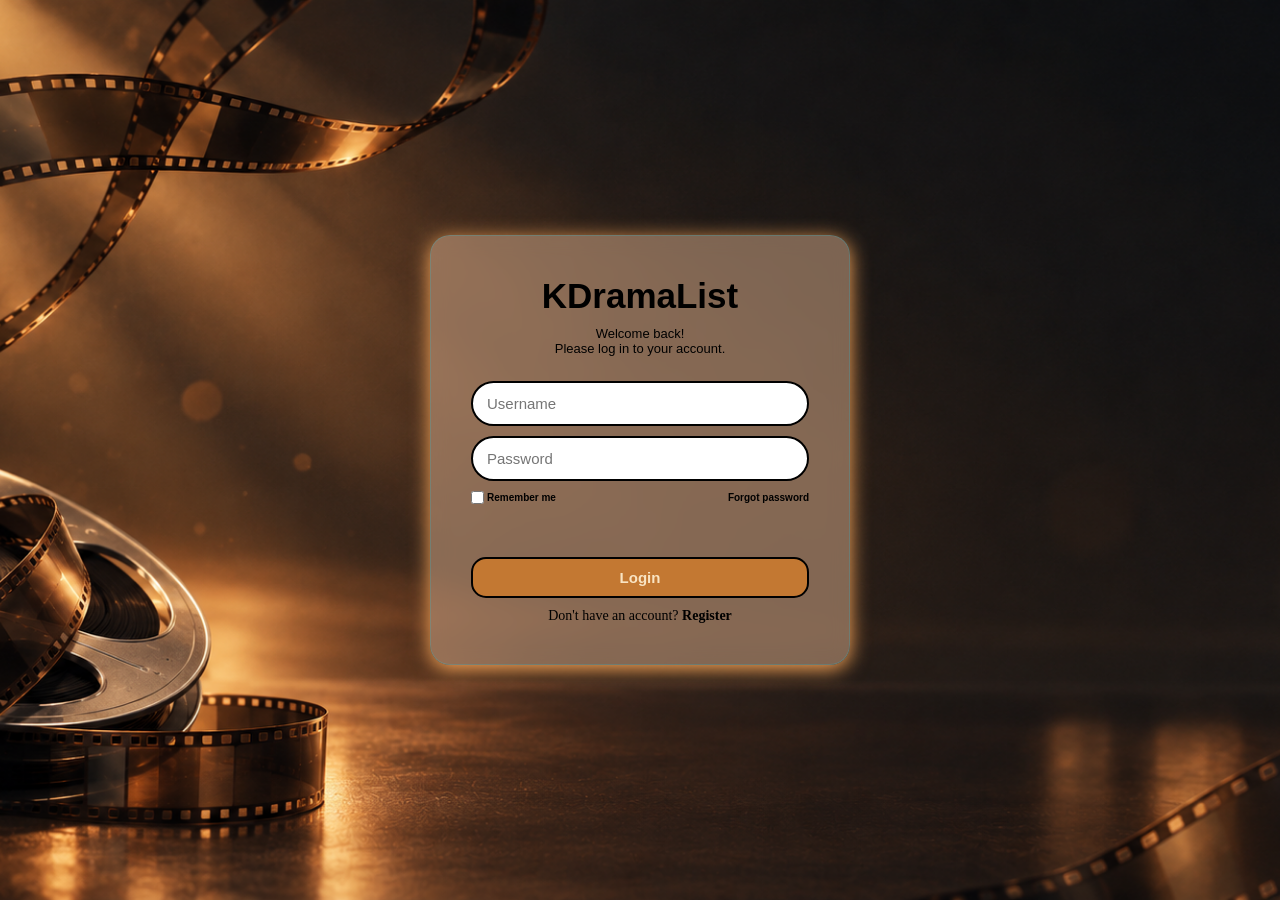
<file: index.html>
<!DOCTYPE html>
<html lang="en">

<head>
    <meta charset="UTF-8">
    <meta name="viewport" content="width=device-width, initial-scale=1.0">
    <title>KDramaList | Login</title>

    <link rel="stylesheet" href="style.css">
</head>

<body>

    

    <main class="login-page">
        <section class="login-box">

            <h1 class="page-name">KDramaList</h1>
            <h2>Welcome back! <br>
                Please log in to your account.</h2>

            <form>

                <div class="input-form">
                    <label for="username"></label>
                    <input type="text" id="username" name="username" placeholder="Username" required>
                </div>

                <div class="input-form">
                    <label for="password"></label>
                    <input type="password" id="password" name="password" placeholder="Password" required>
                </div>

                <div class="options">

                    <label>
                        <input type="checkbox" name="remember">Remember me</label>
                        <a href="#">Forgot password</a>
                </div>

                <button type="submit">Login</button>

            </form>

            <div class="register">
                Don't have an account? <a href="register.html">Register</a>
            </div>
        </section>
    </main>


</body>
</html>
</file>
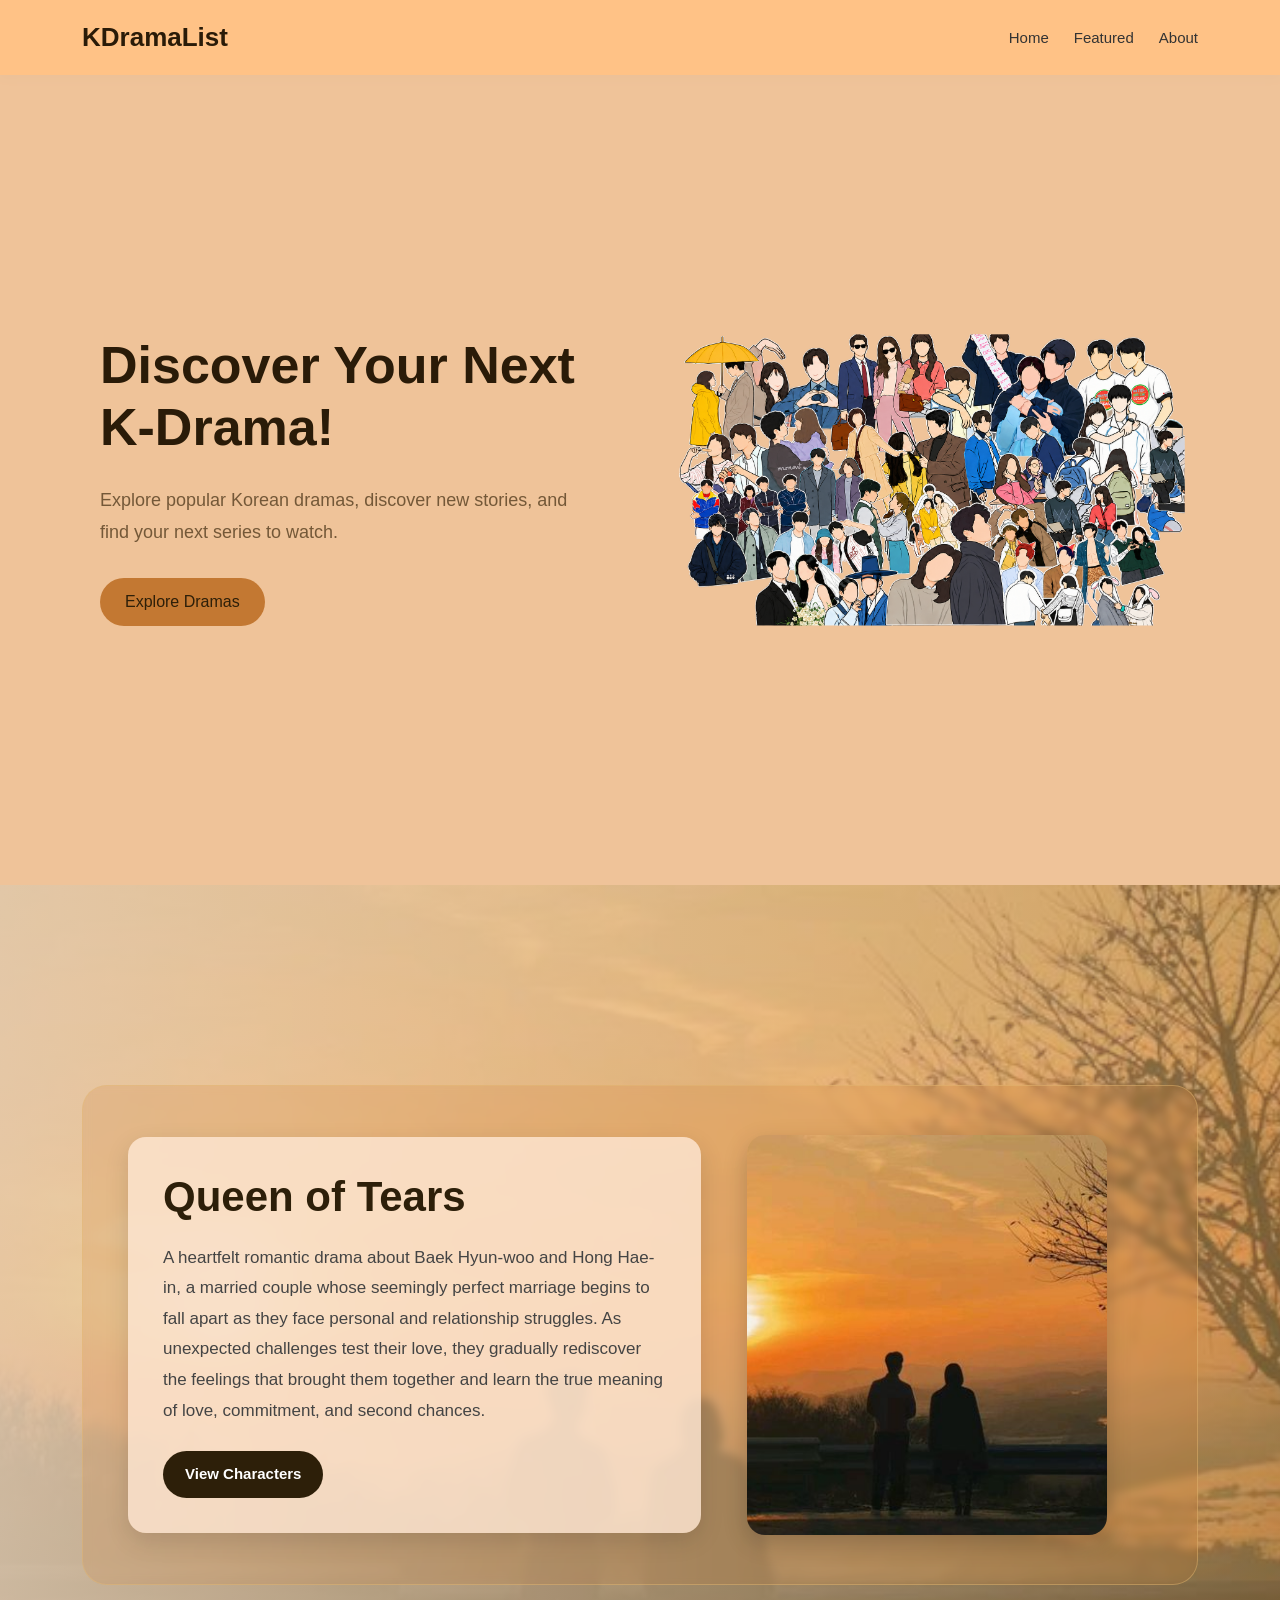
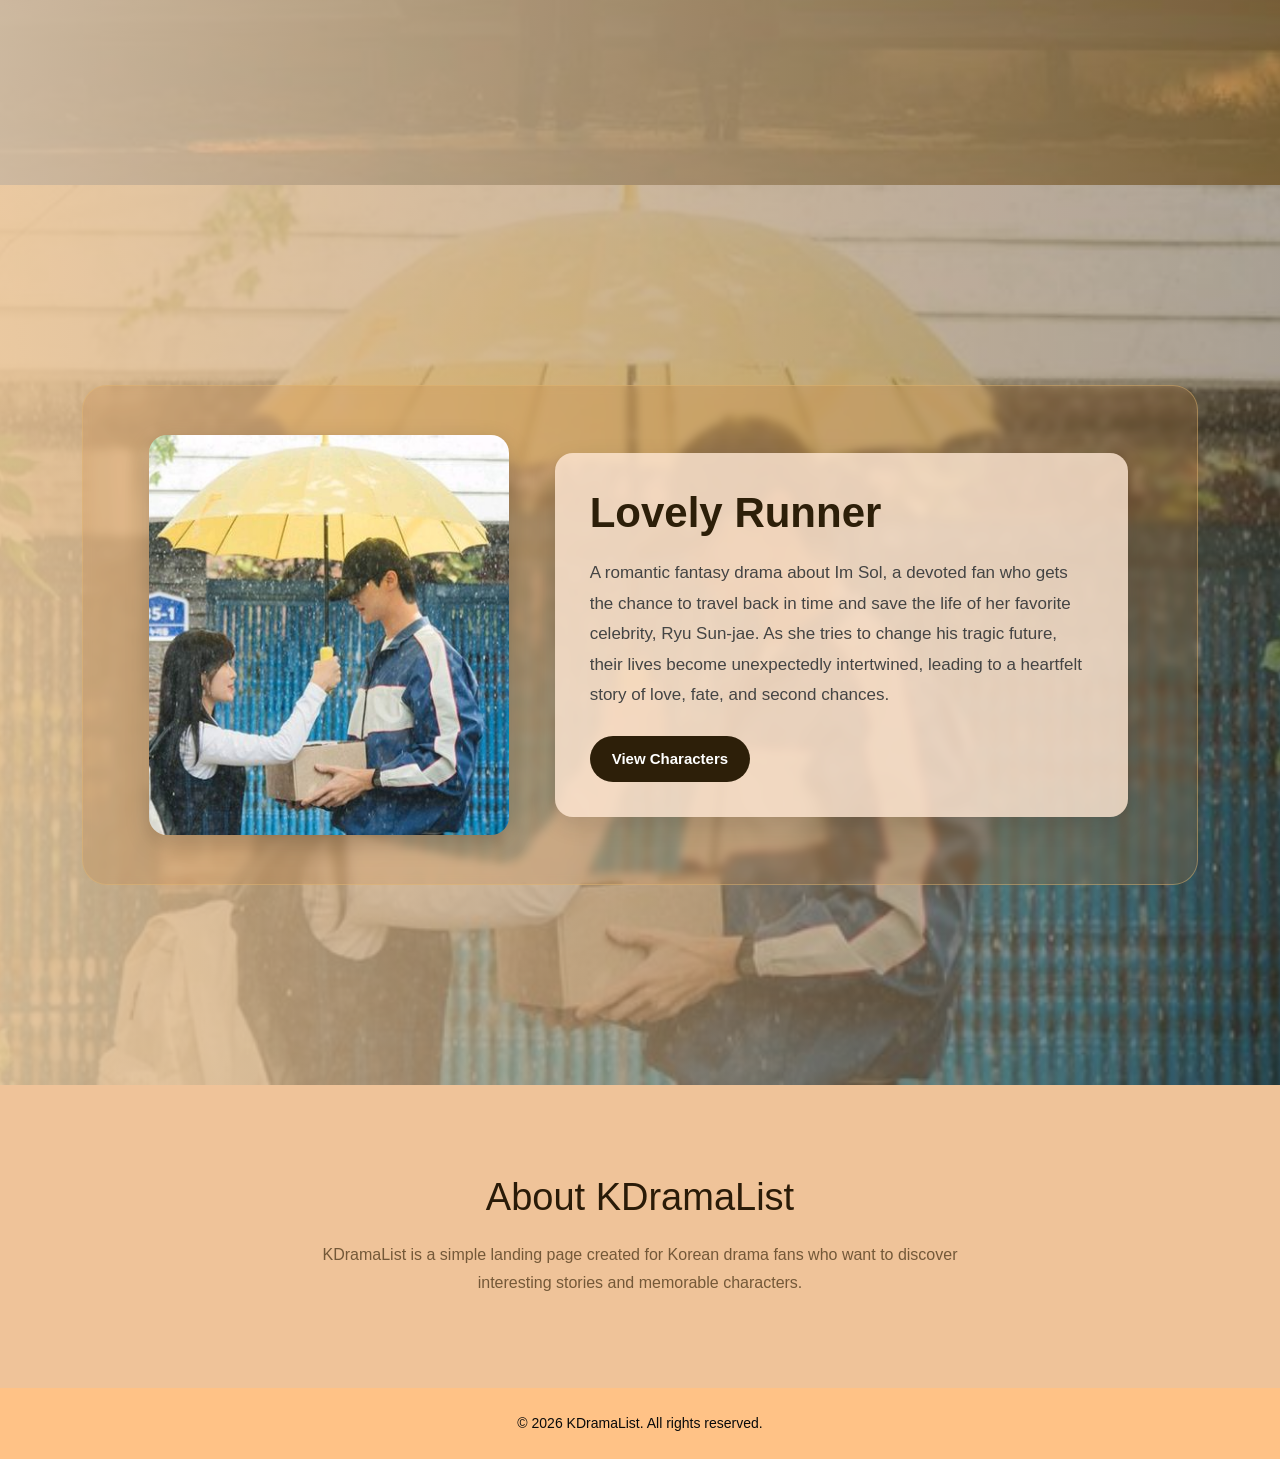
<file: activity2.html>
<!doctype html>
<html lang="en">

<head>
    <meta charset="utf-8">
    <meta name="viewport" content="width=device-width, initial-scale=1">

    <title>KDramaList</title>

    <link href="https://cdn.jsdelivr.net/npm/bootstrap@5.3.8/dist/css/bootstrap.min.css"
        rel="stylesheet">

    <link rel="stylesheet" href="style2.css">
</head>

<body>

    <!-- NAVIGATION BAR -->
    <header>
    <nav class="menu" aria-label="Main navigation">
        <div class="container">
            <a class="menu-brand" href="#home">KDramaList</a>

            <ul class="menu-list">
                <li class="menu-item">
                    <a class="menu-link" href="#home">Home</a>
                </li>

                <li class="menu-item">
                    <a class="menu-link" href="#featured">Featured</a>
                </li>

                <li class="menu-item">
                    <a class="menu-link" href="#about">About</a>
                </li>
            </ul>
        </div>
    </nav>
</header>


    <!-- MAIN CONTENT -->
    <main>

        <!-- K-DRAMA BANNER -->
        <section id="home" class="kdrama-banner">
            <div class="container">
                <div class="row align-items-center">

                    <div class="col-lg-6 kdrama-intro">
                        <h1>Discover Your Next K-Drama!</h1>

                        <p>
                            Explore popular Korean dramas, discover new stories,
                            and find your next series to watch.
                        </p>

                        <a href="#featured" class="btn explore-btn">
                            Explore Dramas
                        </a>
                    </div>

                    <div class="col-lg-6 intro-image">
                        <img src="INTRO.png"
                            alt="Korean drama characters">
                    </div>

                </div>
            </div>
        </section>


        <!-- FEATURED DRAMAS -->
        <section id="featured" class="featured">

            <!-- QUEEN OF TEARS -->
            <div class="drama-section queen-of-tears">
                <div class="container">
                    <div class="drama-box">

                        <div class="row align-items-center g-4 w-100">

                            <!-- DESCRIPTION LEFT -->
                            <div class="col-lg-7 order-lg-1">
                                <div class="drama-content">
                                    <h2>Queen of Tears</h2>

                                    <p>
                                        A heartfelt romantic drama about Baek Hyun-woo
                                        and Hong Hae-in, a married couple whose seemingly
                                        perfect marriage begins to fall apart as they face
                                        personal and relationship struggles. As unexpected
                                        challenges test their love, they gradually rediscover
                                        the feelings that brought them together and learn the
                                        true meaning of love, commitment, and second chances.
                                    </p>

                                    <details class="drama-dropdown">
                                        <summary>View Characters</summary>

                                        <div class="character-list">
                                            <p>
                                                <strong>Hong Hae-in</strong> —
                                                A successful department store heiress.
                                            </p>

                                            <p>
                                                <strong>Baek Hyun-woo</strong> —
                                                A lawyer who comes from a humble family.
                                            </p>
                                        </div>
                                    </details>
                                </div>
                            </div>

                            <!-- PHOTO RIGHT -->
                            <div class="col-lg-5 order-lg-2">
                                <div class="drama-photo">
                                    <img src="QUEEN OF TEARS.jpg"
                                        alt="Queen of Tears drama poster">
                                </div>
                            </div>

                        </div>

                    </div>
                </div>
            </div>


            <!-- LOVELY RUNNER -->
            <div class="drama-section lovely-runner">
                <div class="container">
                    <div class="drama-box">

                        <div class="row align-items-center g-4 w-100">

                            <!-- PHOTO LEFT -->
                            <div class="col-lg-5 order-lg-1">
                                <div class="drama-photo">
                                    <img src="LOVELY RUNNER.jpg"
                                        alt="Lovely Runner drama poster">
                                </div>
                            </div>

                            <!-- DESCRIPTION RIGHT -->
                            <div class="col-lg-7 order-lg-2">
                                <div class="drama-content">
                                    <h2>Lovely Runner</h2>

                                    <p>
                                        A romantic fantasy drama about Im Sol, a devoted
                                        fan who gets the chance to travel back in time and
                                        save the life of her favorite celebrity, Ryu Sun-jae.
                                        As she tries to change his tragic future, their lives
                                        become unexpectedly intertwined, leading to a heartfelt
                                        story of love, fate, and second chances.
                                    </p>

                                    <details class="drama-dropdown">
                                        <summary>View Characters</summary>

                                        <div class="character-list">
                                            <p>
                                                <strong>Im Sol</strong> —
                                                A devoted fan who travels back in time.
                                            </p>

                                            <p>
                                                <strong>Ryu Sun-jae</strong> —
                                                A popular singer and actor.
                                            </p>
                                        </div>
                                    </details>
                                </div>
                            </div>

                        </div>

                    </div>
                </div>
            </div>

        </section>


        <!-- ABOUT SECTION -->
        <section id="about" class="about">
            <div class="container">
                <h2>About KDramaList</h2>

                <p>
                    KDramaList is a simple landing page created for Korean drama
                    fans who want to discover interesting stories and memorable
                    characters.
                </p>
            </div>
        </section>

    </main>


    <!-- FOOTER -->
    <footer>
        <p>&copy; 2026 KDramaList. All rights reserved.</p>
    </footer>

</body>

</html>
</file>
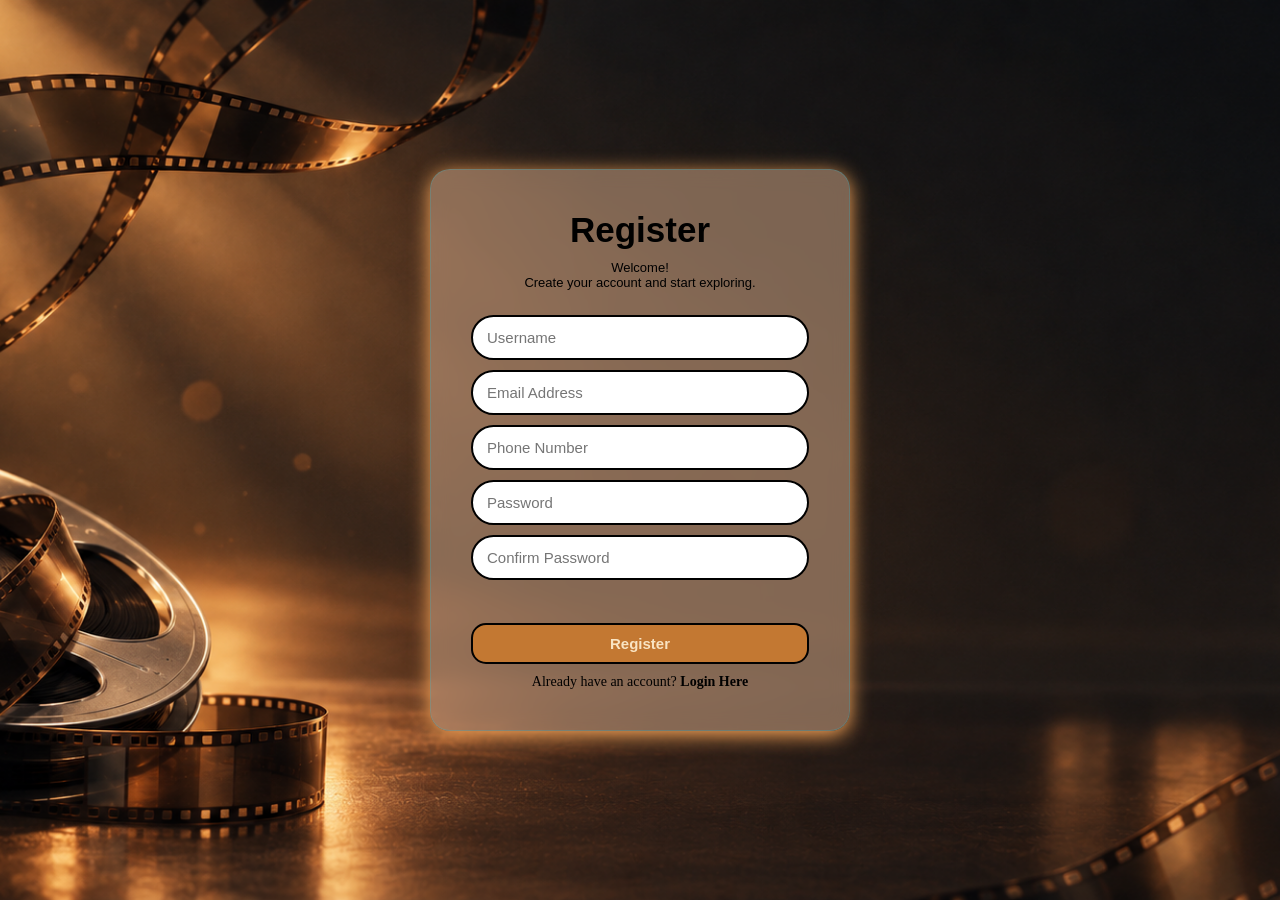
<file: register.html>
<!DOCTYPE html>
<html lang="en">

<head>
    <meta charset="UTF-8">
    <meta name="viewport" content="width=device-width, initial-scale=1.0">
    <title>KDramaList | Register</title>

    <link rel="stylesheet" href="style.css">
</head>

<body>
    <main class="register-page">
        <section class="register-box">

        <h1 class="page-name">Register</h1>
        <h2>Welcome!<br>
        Create your account and start exploring.</h2>

        <form>

            <div class="input-form">
                <label for="username"></label>
                <input type="text" id="username" name="username" placeholder="Username" required>
            </div>

            <div class="input-form">
                <label for="email"></label>
                <input type="email" id="email" name="email" placeholder="Email Address" required>
            </div>

            <div class="input-form">
                <label for="number"></label>
                <input type="tel" id="number" name="number" placeholder="Phone Number" required>
            </div>

            <div class="input-form">
                <label for="password"></label>
                <input type="password" id="password" name="password" placeholder="Password" required>
            </div>

            <div class="input-form">
                <label for="confirm-password"></label>
                <input type="password" id="confirm-password" name="confirm-password" placeholder="Confirm Password" required>
            </div>

            <button type="submit">Register</button>
        </form>

        <div class="log-in">
            Already have an account? <a href="index.html">Login Here</a>
        </div>
        </section>

    </main> 
</body>
</html>
</file>
<file: style.css>
* {
    box-sizing: border-box;
    margin: 0;
    padding: 0;
} 

body {
    background-image: url(BACKGROUND1.png);
    margin: 0;
    background-repeat: no-repeat;
    background-size: cover;
    min-height: 100vh;
    background-position: 50% center;
}

h1 {
    display: flex;
    justify-content: center;
    font-family: Verdana, Geneva, Tahoma, sans-serif;
    
}

h2 {
    display: flex;
    justify-content: center;
    margin-bottom: 25px;
    font-family: Verdana, Geneva, Tahoma, sans-serif;
    font-size: small;
    font-weight: 150;
    color: black;
    text-align: center;
}

.login-page,
.register-page {
    min-height: 100vh;
    display: flex;
    justify-content: center;
    align-items: center;
    padding: 20px;
}

.login-box,
.register-box {
    width: 100%;
    max-width: 420px;  
    padding: 40px;
    border-radius: 20px;
    background: rgba(224, 180, 146, 0.493);  
    box-shadow: 0 4px 20px rgb(255, 170, 91);
    backdrop-filter: blur(10px);
    -webkit-backdrop-filter: blur(10px);
    border: 1px solid rgba(12, 213, 255, 0.18);
}

.page-name {
    text-align: center;
    color: black;
    font-size: 35px;
    margin-bottom: 10px;
}

form {
    display: flex;
    flex-direction: column;
    gap: 10px;
}

.input-form input {
    width: 100%;
    padding: 12px 14px;
    border: 2px solid black;
    border-radius: 30px;
    font-size: 15px;
}

.input-form input:focus {
    border: 2px solid #f2754c;
    box-shadow: 0 0 10px rgba(255, 183, 132, 0.737);
}

.options {
    display: flex;
    justify-content: space-between;
    align-items: center;
    margin-bottom: 10px;
    font-size: 10px;
    font-family: Verdana, Geneva, Tahoma, sans-serif;
}

.options label {
    display: flex;
    align-items: center;
    gap: 3px;
    font-weight: bold;
}

a {
    color: black;
    font-weight: bold;
    text-decoration: dashed;
}

a:hover {
    text-decoration: underline;
}

button {
    width: 100%;
    padding: 10px;
    border: 2px solid black;
    border-radius: 15px;
    margin-top: 10%;
    background-color: rgb(195, 120, 50);
    color: rgb(249, 228, 195);
    font-size: 15px;
    font-weight: 550;
    font-family: Verdana, Geneva, Tahoma, sans-serif;
    cursor: pointer;
}

button:hover {
    background-color: #341f00;
}

.register,
.log-in {
    text-align: center;
    margin-top: 10px;
    font-size: 14px;
    color: black;
}

@media (max-width: 480px) {

    .login-box,
    .register-box {
        padding: 30px 20px;
    }

    .page-name {
        font-size: 28px;
    }

    h2 {
        font-size: 21px;
    }

    .options {
        font-size: 13px;
    }
}
</file>
<file: style2.css>
/* GENERAL RESET */
* {
    margin: 0;
    padding: 0;
    box-sizing: border-box;
}

html {
    scroll-behavior: smooth;
}

body {
    font-family: Verdana, Geneva, Tahoma, sans-serif;
    color: #333;
    background-color: #f2963f;
}


/* NAVIGATION BAR */
.menu {
    background-color: #ffc286;
    padding: 18px 0;
    box-shadow: 0 2px 10px rgba(0, 0, 0, 0.08);
}

.menu .container {
    display: flex;
    justify-content: space-between;
    align-items: center;
}

.menu-brand {
    color: #2a1b08;
    font-size: 26px;
    font-weight: bold;
    text-decoration: none;
}

.menu-list {
    display: flex;
    flex-direction: row;
    gap: 25px;
    list-style: none;
    margin: 0;
    padding: 0;
}

.menu-link {
    color: #333;
    text-decoration: none;
    font-size: 15px;
    font-weight: 500;
}

.menu-link:hover {
    color: #ffa537;
}


/* K-DRAMA BANNER */
.kdrama-banner {
    min-height: 90vh;
    display: flex;
    align-items: center;
    background-color: #eed0b4c4;
    padding: 70px 0;
}

.kdrama-intro {
    padding: 30px;
}

.kdrama-intro h1 {
    color: #2a1b08;
    font-size: 52px;
    font-weight: bold;
    line-height: 1.2;
    margin-bottom: 25px;
}

.kdrama-intro p {
    color: #694f30eb;
    font-size: 18px;
    line-height: 1.8;
    margin-bottom: 30px;
    max-width: 500px;
}


/* EXPLORE BUTTON */
.explore-btn {
    display: inline-block;
    background-color: rgb(195, 120, 50);
    color: rgb(45, 31, 9);
    padding: 12px 25px;
    border-radius: 25px;
    text-decoration: none;
    border: none;
    transition: 0.3s ease;
}

.explore-btn:hover {
    background-color: #341f00;
    color: rgb(249, 228, 195);
}


/* INTRO IMAGE */
.intro-image {
    text-align: center;
    padding: 20px;
}

.intro-image img {
    width: 100%;
    max-width: 520px;
    max-height: 500px;
    object-fit: contain;
}


/* FEATURED SECTION */
.featured {
    padding: 0;
}


/* DRAMA SECTIONS */
.drama-section {
    min-height: 100vh;
    display: flex;
    align-items: center;
    position: relative;
    padding: 60px 0;
    background-position: center;
    background-repeat: no-repeat;
    background-size: cover;
}


/* BACKGROUND IMAGES */
.queen-of-tears {
    background-image:
        linear-gradient(
            to right,
            rgba(230, 206, 178, 0.88),
            rgba(245, 187, 105, 0.45)
        ),
        url("QUEEN OF TEARS.jpg");
}

.lovely-runner {
    background-image:
        linear-gradient(
            to left,
            rgba(73, 53, 26, 0.45),
            rgba(232, 194, 148, 0.88)
        ),
        url("LOVELY RUNNER.jpg");
}


/* INNER CONTENT BOX */
.drama-box {
    width: 100%;
    min-height: 500px;
    display: flex;
    align-items: center;
    padding: 45px;
    border-radius: 25px;

    background-color: rgba(206, 125, 48, 0.18);
    border: 1px solid rgba(228, 186, 119, 0.45);
    backdrop-filter: blur(4px);
}


/* DRAMA PHOTO */
.drama-photo {
    width: 100%;
    text-align: center;
}

.drama-photo img {
    width: 100%;
    max-width: 360px;
    height: 400px;
    object-fit: cover;
    border-radius: 18px;
    box-shadow: 0 8px 25px rgba(0, 0, 0, 0.2);
}


/* DRAMA TEXT CONTENT */
.drama-content {
    padding: 35px;
    border-radius: 18px;
    background-color: rgba(253, 230, 210, 0.82);
    box-shadow: 0 8px 25px rgba(0, 0, 0, 0.12);
}

.drama-content h2 {
    color: rgb(45, 31, 9);
    font-size: 42px;
    font-weight: bold;
    margin-bottom: 20px;
}

.drama-content p {
    color: #444;
    font-size: 17px;
    line-height: 1.8;
    margin-bottom: 25px;
}


/* VIEW CHARACTERS DROPDOWN */
.drama-dropdown {
    width: 100%;
}

.drama-dropdown summary {
    display: inline-block;
    width: auto;
    padding: 12px 22px;
    border-radius: 25px;
    background-color: rgb(45, 31, 9);
    color: white;
    cursor: pointer;
    font-size: 15px;
    font-weight: bold;
    list-style: none;
    transition: 0.3s ease;
}

.drama-dropdown summary::-webkit-details-marker {
    display: none;
}

.drama-dropdown summary:hover {
    background-color: rgb(249, 228, 195);
    color: rgb(45, 31, 9);
}

.character-list {
    margin-top: 18px;
    padding: 20px;
    border-radius: 12px;
    background-color: rgba(255, 255, 255, 0.8);
}

.character-list p {
    font-size: 14px;
    line-height: 1.6;
    margin-bottom: 12px;
}

.character-list p:last-child {
    margin-bottom: 0;
}


/* ABOUT SECTION */
.about {
    padding: 90px 20px;
    text-align: center;
    background-color: #eed0b4c4;
}

.about h2 {
    color: #2a1b08;
    font-size: 38px;
    margin-bottom: 20px;
}

.about p {
    max-width: 700px;
    margin: 0 auto;
    color: #694f30eb;
    line-height: 1.8;
}


/* FOOTER */
footer {
    padding: 25px;
    text-align: center;
    background-color: #ffc286;
    color: rgb(10, 10, 10);
}

footer p {
    margin: 0;
    font-size: 14px;
}


/* MOBILE VIEW */
@media (max-width: 768px) {

    /* NAVIGATION */
    .menu {
        padding: 14px 0;
    }

    .menu .container {
        flex-direction: column;
        gap: 10px;
    }

    .menu-brand {
        font-size: 23px;
    }

    .menu-list {
        gap: 15px;
        flex-wrap: wrap;
        justify-content: center;
    }

    .menu-link {
        font-size: 14px;
    }


    /* HERO SECTION */
    .kdrama-banner {
        min-height: auto;
        padding: 35px 0 25px;
    }

    .kdrama-intro {
        padding: 15px 20px;
        text-align: center;
    }

    .kdrama-intro h1 {
        font-size: 32px;
        line-height: 1.25;
        margin-bottom: 15px;
    }

    .kdrama-intro p {
        font-size: 14px;
        line-height: 1.6;
        margin: 0 auto 22px;
    }

    .explore-btn {
        padding: 10px 22px;
        font-size: 14px;
    }

    .intro-image {
        padding: 10px 20px 0;
    }

    .intro-image img {
        max-height: 240px;
    }


    /* DRAMA SECTIONS */
    .drama-section {
        min-height: auto;
        width: 100%;
        padding: 25px 10px;
        background-position: center;
        background-size: cover;
    }

    .drama-section > .container {
        width: 100%;
        max-width: 100%;
        padding: 0;
        margin: 0 auto;
    }


    /* INNER BOX */
    .drama-box {
        width: 100%;
        min-height: auto;
        padding: 12px;
        margin: 0 auto;
        border-radius: 18px;
    }

    .drama-box .row {
        width: 100%;
        margin: 0;
    }

    .drama-box .col-lg-7,
    .drama-box .col-lg-5 {
        width: 100%;
        padding: 0;
    }


    /* DRAMA PHOTO */
    .drama-photo {
        width: 100%;
        display: flex;
        justify-content: center;
        align-items: center;
        margin: 0 auto;
    }

    .drama-photo img {
        display: block;
        width: 100%;
        max-width: 280px;
        height: 300px;
        object-fit: cover;
        margin: 0 auto;
        border-radius: 15px;
    }


    /* DRAMA CONTENT */
    .drama-content {
        width: 100%;
        padding: 22px 18px;
        margin: 0 auto;
        border-radius: 15px;
        text-align: center;
    }

    .drama-content h2 {
        font-size: 28px;
        line-height: 1.2;
        margin-bottom: 15px;
    }

    .drama-content p {
        font-size: 13px;
        line-height: 1.6;
        margin-bottom: 20px;
    }


    /* DROPDOWN BUTTON */
    .drama-dropdown {
        width: 100%;
    }

    .drama-dropdown summary {
        width: 100%;
        padding: 11px 15px;
        font-size: 13px;
        text-align: center;
    }

    .character-list {
        width: 100%;
        padding: 15px;
        text-align: left;
    }

    .character-list p {
        font-size: 12px;
        line-height: 1.5;
        margin-bottom: 10px;
    }


    /* ABOUT SECTION */
    .about {
        padding: 55px 20px;
    }

    .about h2 {
        font-size: 28px;
    }

    .about p {
        font-size: 14px;
        line-height: 1.6;
    }


    /* FOOTER */
    footer {
        padding: 20px;
    }

    footer p {
        font-size: 12px;
    }
}
</file>
